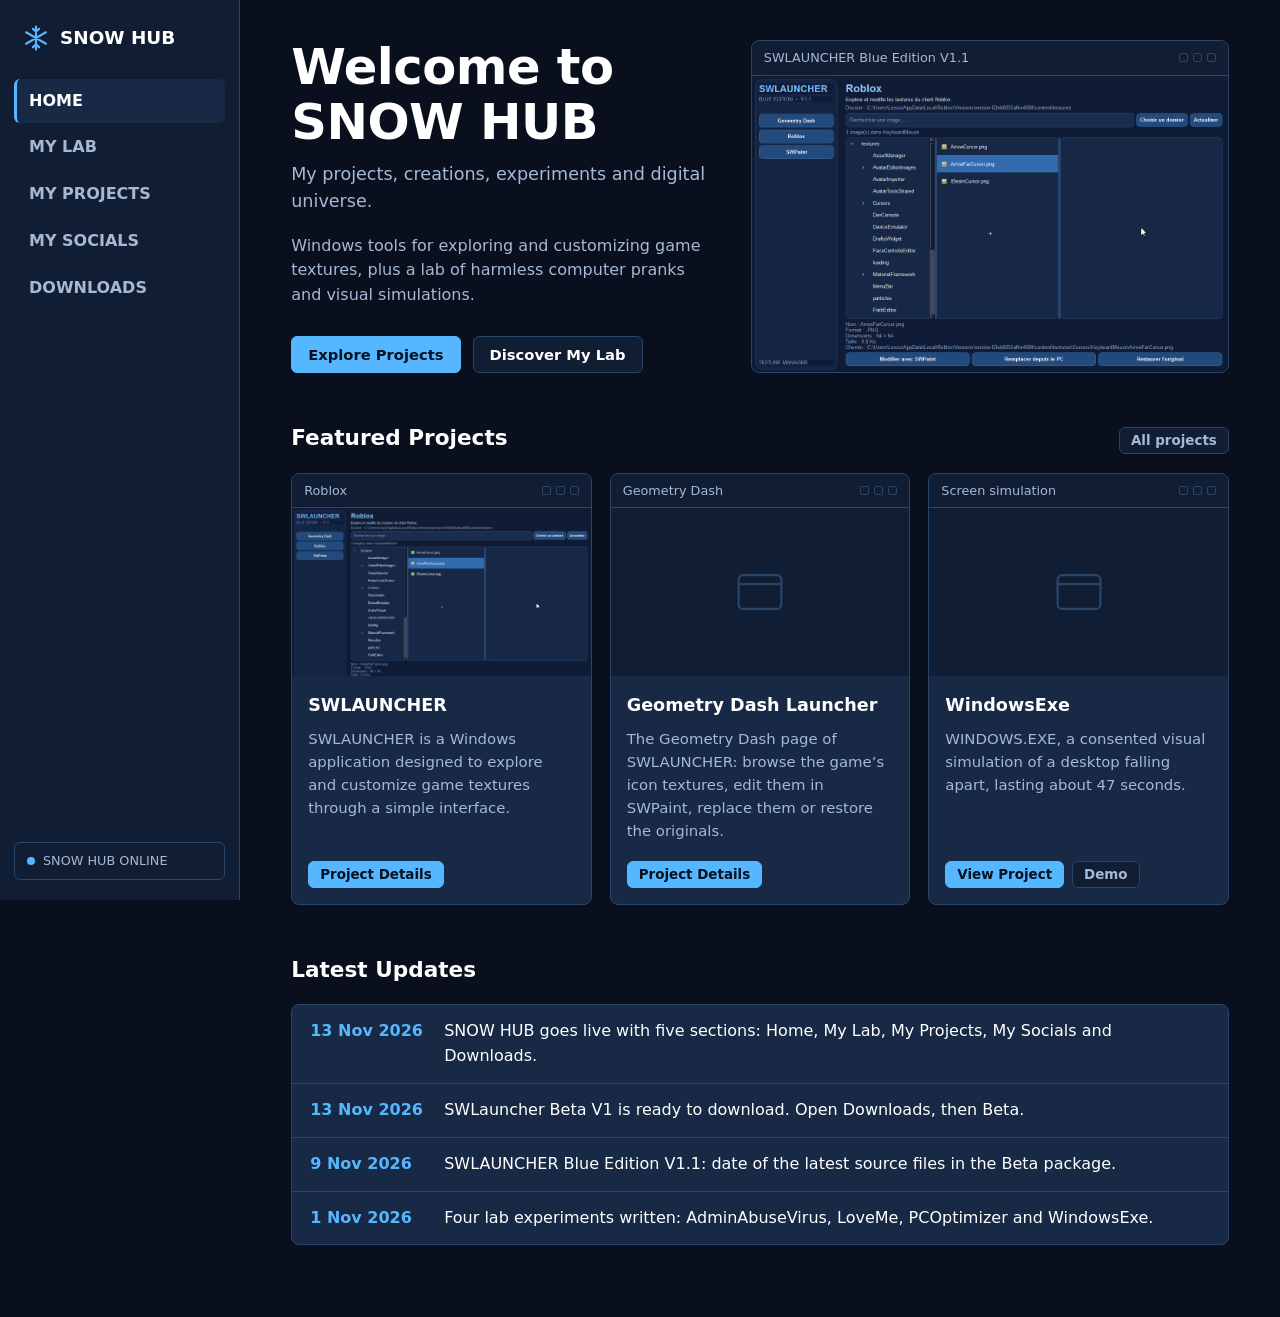
<file: index.html>
<!DOCTYPE html>
<html lang="en">
<head>
<meta charset="utf-8">
<meta name="viewport" content="width=device-width, initial-scale=1">
<title>SNOW HUB</title>
<meta name="description" content="My projects, creations, experiments and digital universe.">
<link rel="icon" href="assets/icons/favicon.svg" type="image/svg+xml">
<link rel="stylesheet" href="css/style.css">
</head>
<body data-root="" data-section="home" data-page="home">
<div class="shell">
<main class="main" id="main">
<div class="hero">
<div>
<h1>Welcome to SNOW HUB</h1>
<p class="lead">My projects, creations, experiments and digital universe.</p>
<p class="intro">Windows tools for exploring and customizing game textures, plus a lab of harmless computer pranks and visual simulations.</p>
<div class="hero-btns">
<a class="btn primary" href="pages/projects.html">Explore Projects</a>
<a class="btn" href="pages/lab.html">Discover My Lab</a>
</div>
</div>
<div class="win"><div class="tb"><span>SWLAUNCHER Blue Edition V1.1</span><span aria-hidden="true"><i></i><i></i><i></i></span></div>
<img class="shot" src="assets/images/swlauncher.png" alt="SWLAUNCHER showing the Roblox texture browser" width="1240" height="772"></div>
</div>
<section aria-labelledby="f"><div class="sec-head"><h2 id="f">Featured Projects</h2><a class="btn small" href="pages/projects.html">All projects</a></div>
<div class="grid" id="featured"></div></section>
<section aria-labelledby="u"><div class="sec-head"><h2 id="u">Latest Updates</h2></div>
<ul class="updates" id="updates"></ul></section>
</main>
</div>
<script src="js/data.js"></script>
<script src="js/main.js"></script>
<script src="js/demos.js"></script>
</body>
</html>
</file>
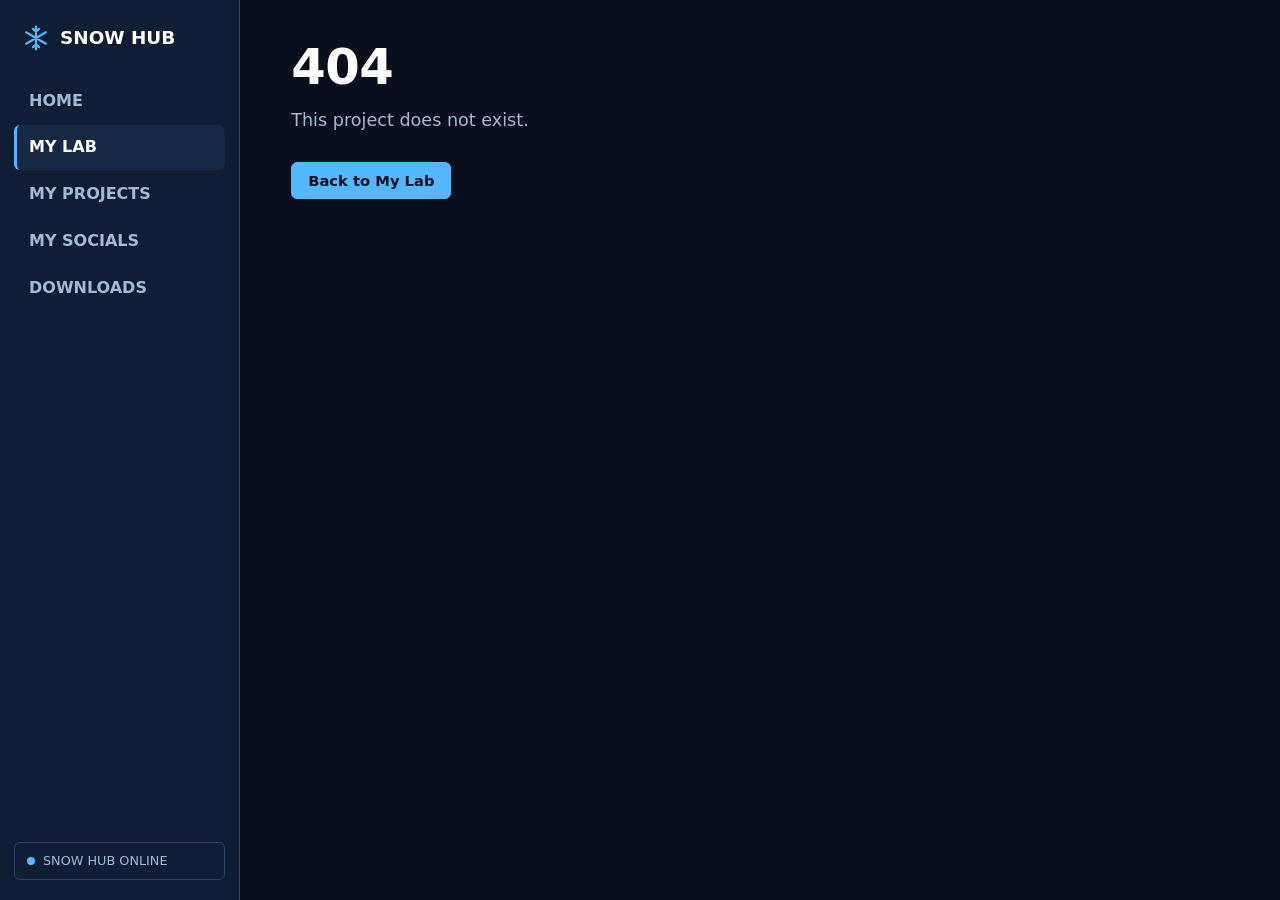
<file: pages/detail.html>
<!DOCTYPE html>
<html lang="en">
<head>
<meta charset="utf-8">
<meta name="viewport" content="width=device-width, initial-scale=1">
<title>Project - SNOW HUB</title>
<meta name="description" content="Project details.">
<link rel="icon" href="../assets/icons/favicon.svg" type="image/svg+xml">
<link rel="stylesheet" href="../css/style.css">
</head>
<body data-root="../" data-section="auto" data-page="detail">
<div class="shell">
<main class="main" id="main">
<p class="lead">Loading...</p>
</main>
</div>
<script src="../js/data.js"></script>
<script src="../js/main.js"></script>
<script src="../js/demos.js"></script>
<script src="../js/projects.js"></script>
</body>
</html>
</file>
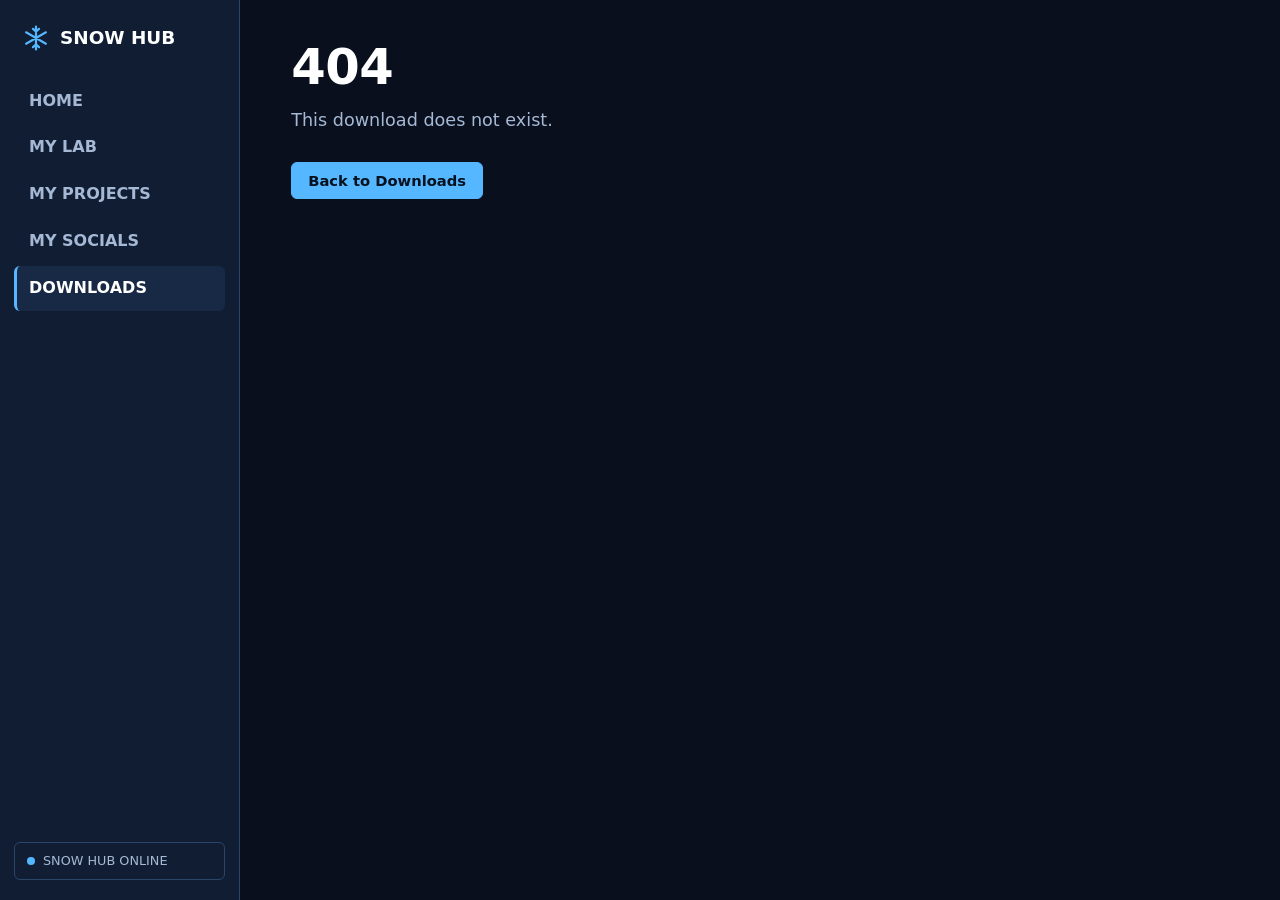
<file: pages/download.html>
<!DOCTYPE html>
<html lang="en">
<head>
<meta charset="utf-8">
<meta name="viewport" content="width=device-width, initial-scale=1">
<title>Download - SNOW HUB</title>
<meta name="description" content="Download details.">
<link rel="icon" href="../assets/icons/favicon.svg" type="image/svg+xml">
<link rel="stylesheet" href="../css/style.css">
</head>
<body data-root="../" data-section="downloads" data-page="download">
<div class="shell">
<main class="main" id="main">
<p class="lead">Loading...</p>
</main>
</div>
<script src="../js/data.js"></script>
<script src="../js/main.js"></script>
<script src="../js/downloads.js"></script>
</body>
</html>
</file>
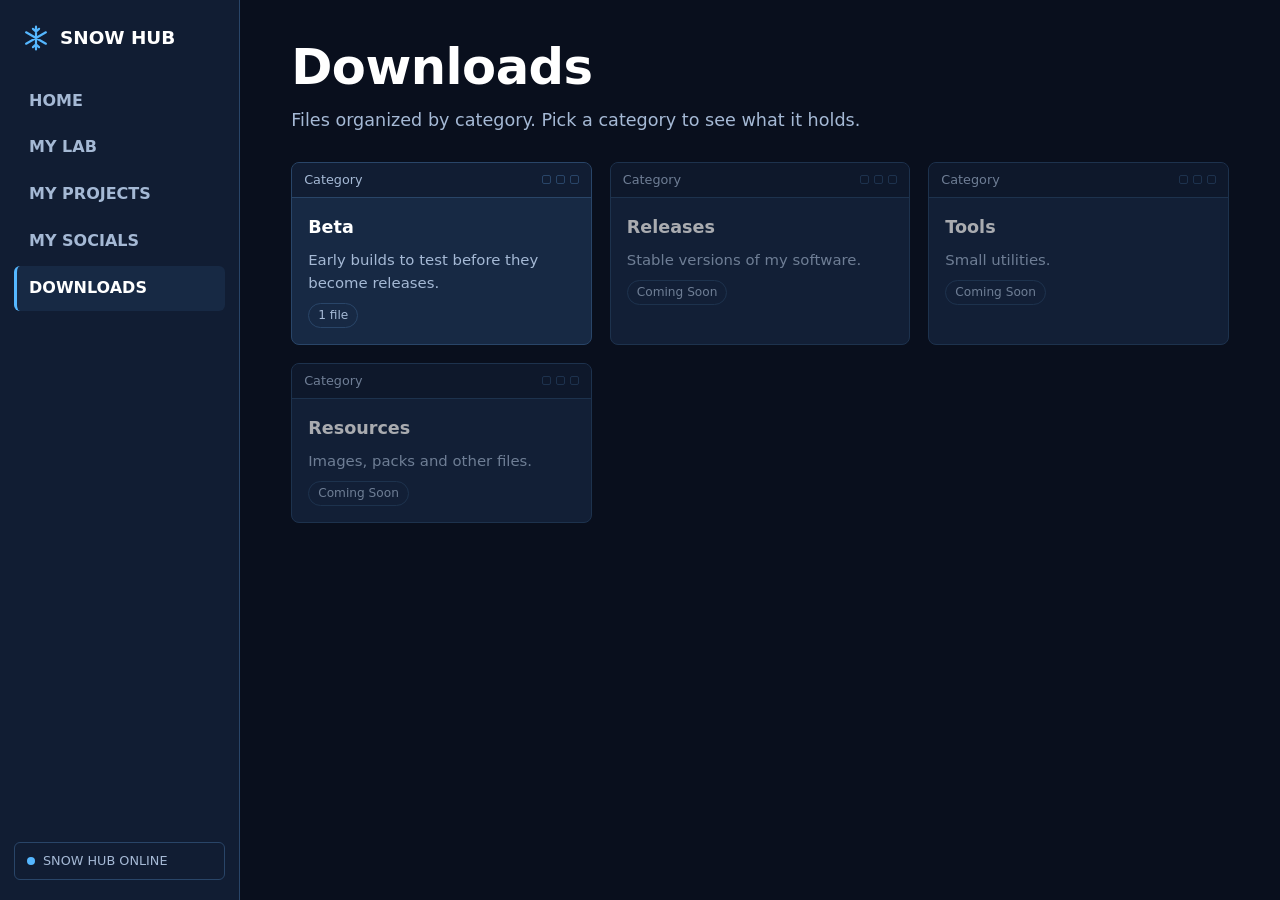
<file: pages/downloads.html>
<!DOCTYPE html>
<html lang="en">
<head>
<meta charset="utf-8">
<meta name="viewport" content="width=device-width, initial-scale=1">
<title>Downloads - SNOW HUB</title>
<meta name="description" content="Download library: Beta, Releases, Tools and Resources.">
<link rel="icon" href="../assets/icons/favicon.svg" type="image/svg+xml">
<link rel="stylesheet" href="../css/style.css">
</head>
<body data-root="../" data-section="downloads" data-page="downloads">
<div class="shell">
<main class="main" id="main">
<h1>Downloads</h1>
<p class="lead">Files organized by category. Pick a category to see what it holds.</p>
<div id="content" style="margin-top:28px"></div>
</main>
</div>
<script src="../js/data.js"></script>
<script src="../js/main.js"></script>
<script src="../js/downloads.js"></script>
</body>
</html>
</file>
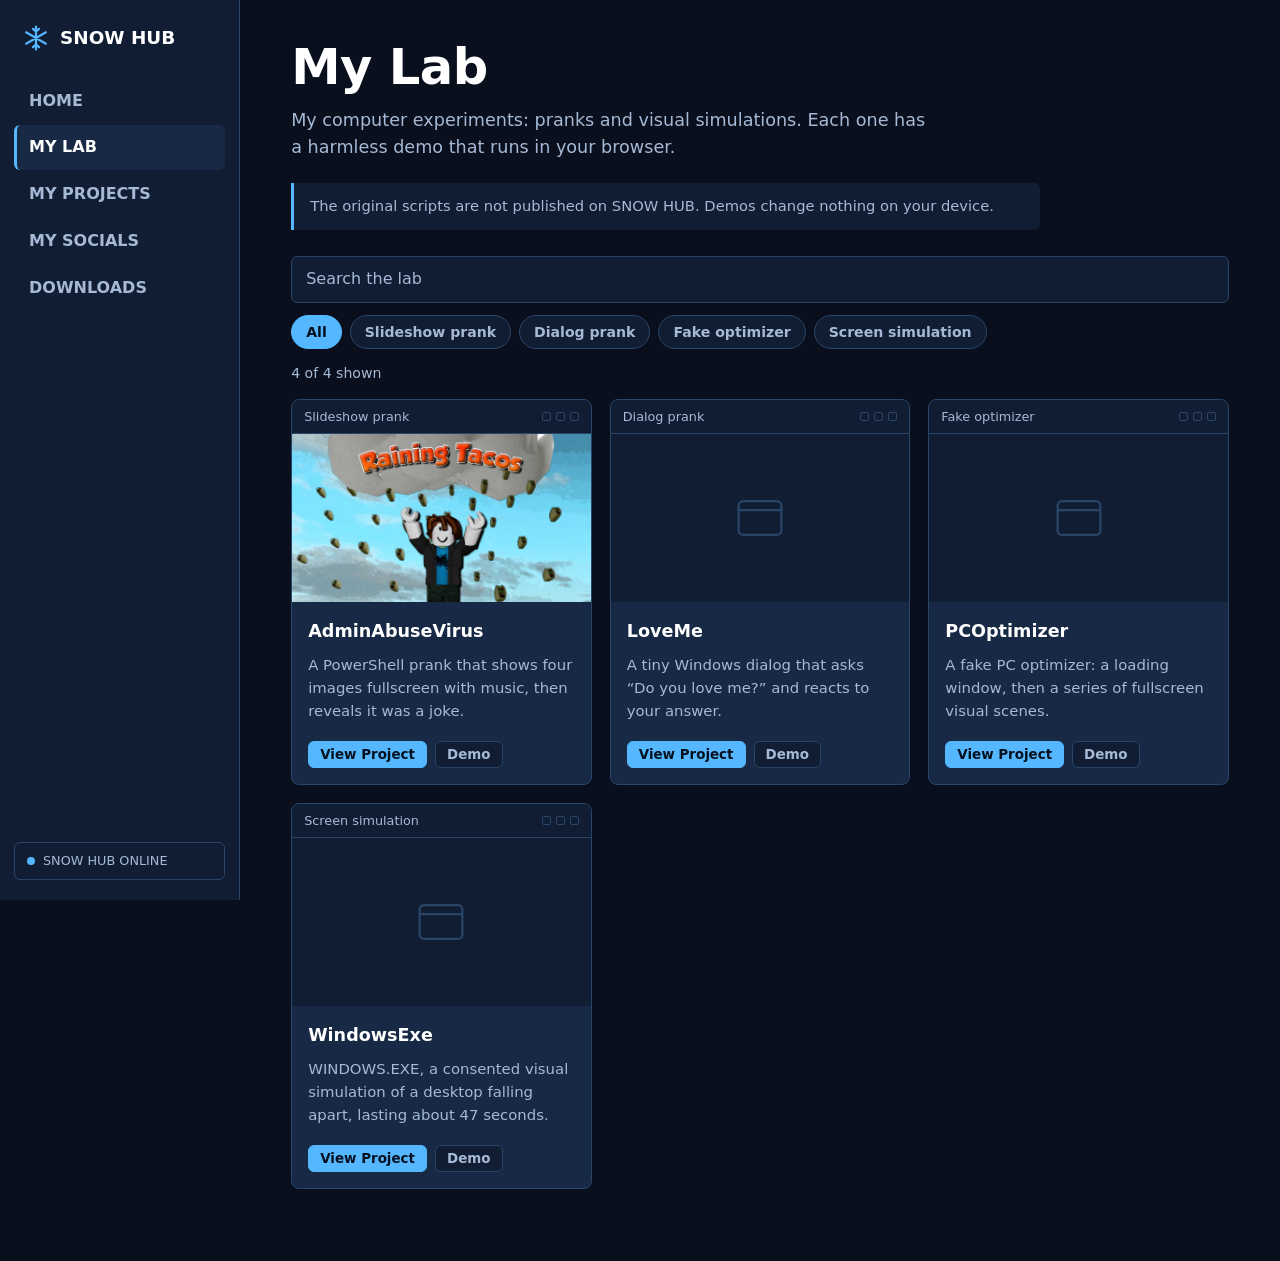
<file: pages/lab.html>
<!DOCTYPE html>
<html lang="en">
<head>
<meta charset="utf-8">
<meta name="viewport" content="width=device-width, initial-scale=1">
<title>My Lab - SNOW HUB</title>
<meta name="description" content="Computer experiments: harmless pranks and visual simulations.">
<link rel="icon" href="../assets/icons/favicon.svg" type="image/svg+xml">
<link rel="stylesheet" href="../css/style.css">
</head>
<body data-root="../" data-section="lab" data-page="lab">
<div class="shell">
<main class="main" id="main">
<h1>My Lab</h1>
<p class="lead">My computer experiments: pranks and visual simulations. Each one has a harmless demo that runs in your browser.</p>
<p class="note">The original scripts are not published on SNOW HUB. Demos change nothing on your device.</p>
<div class="tools"><input class="search" id="q" type="search" placeholder="Search the lab" aria-label="Search the lab"><div class="chips" id="chips" aria-label="Filter by category"></div></div>
<p class="count" id="count" aria-live="polite"></p>
<div class="grid" id="grid"></div>
</main>
</div>
<script src="../js/data.js"></script>
<script src="../js/main.js"></script>
<script src="../js/demos.js"></script>
<script src="../js/projects.js"></script>
</body>
</html>
</file>
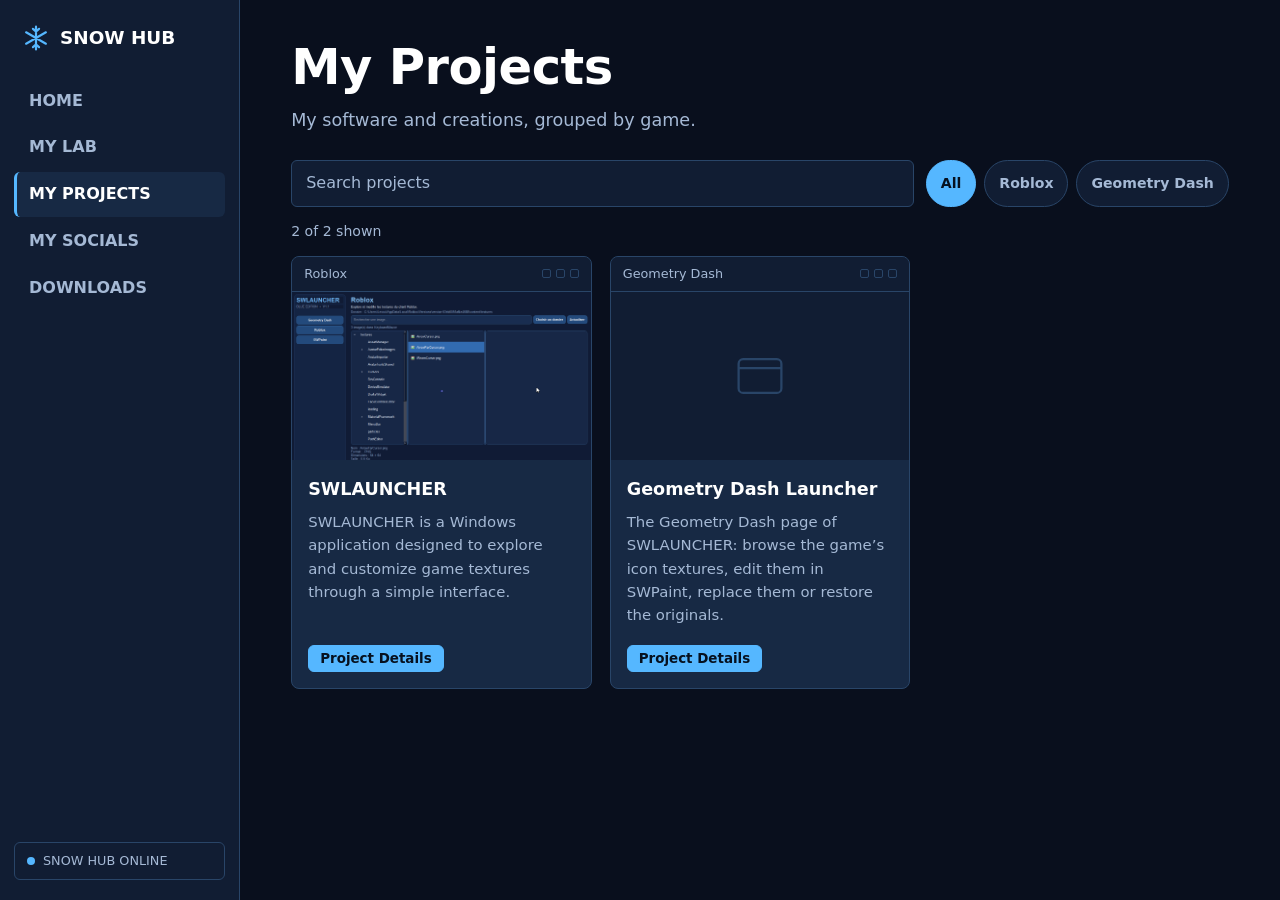
<file: pages/projects.html>
<!DOCTYPE html>
<html lang="en">
<head>
<meta charset="utf-8">
<meta name="viewport" content="width=device-width, initial-scale=1">
<title>My Projects - SNOW HUB</title>
<meta name="description" content="Software and creations by SNOW HUB.">
<link rel="icon" href="../assets/icons/favicon.svg" type="image/svg+xml">
<link rel="stylesheet" href="../css/style.css">
</head>
<body data-root="../" data-section="projects" data-page="projects">
<div class="shell">
<main class="main" id="main">
<h1>My Projects</h1>
<p class="lead">My software and creations, grouped by game.</p>
<div class="tools"><input class="search" id="q" type="search" placeholder="Search projects" aria-label="Search projects"><div class="chips" id="chips" aria-label="Filter by game"></div></div>
<p class="count" id="count" aria-live="polite"></p>
<div class="grid" id="grid"></div>
</main>
</div>
<script src="../js/data.js"></script>
<script src="../js/main.js"></script>
<script src="../js/demos.js"></script>
<script src="../js/projects.js"></script>
</body>
</html>
</file>
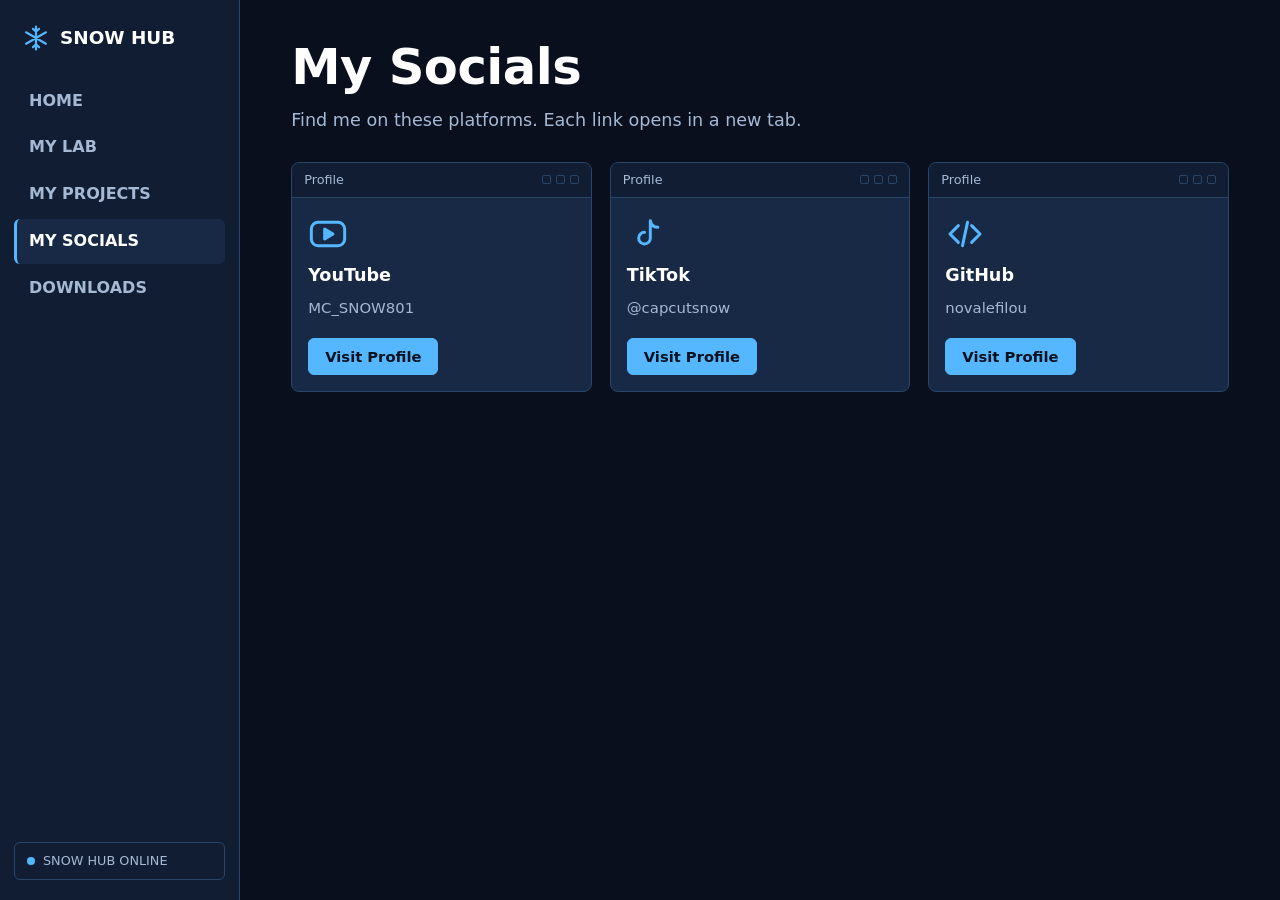
<file: pages/socials.html>
<!DOCTYPE html>
<html lang="en">
<head>
<meta charset="utf-8">
<meta name="viewport" content="width=device-width, initial-scale=1">
<title>My Socials - SNOW HUB</title>
<meta name="description" content="YouTube, TikTok and GitHub profiles.">
<link rel="icon" href="../assets/icons/favicon.svg" type="image/svg+xml">
<link rel="stylesheet" href="../css/style.css">
</head>
<body data-root="../" data-section="socials" data-page="socials">
<div class="shell">
<main class="main" id="main">
<h1>My Socials</h1>
<p class="lead">Find me on these platforms. Each link opens in a new tab.</p>
<div class="grid" style="margin-top:28px">
<article class="card social"><div class="tb"><span>Profile</span><span aria-hidden="true"><i></i><i></i><i></i></span></div><div class="card-body"><svg class="ic" viewBox="0 0 24 24" fill="none" stroke="currentColor" stroke-width="1.8" stroke-linejoin="round" aria-hidden="true"><rect x="2" y="5" width="20" height="14" rx="4"/><path d="M10 9l5 3-5 3z" fill="currentColor"/></svg><h3>YouTube</h3><p>MC_SNOW801</p><div class="actions"><a class="btn primary" href="https://www.youtube.com/@MC_SNOW801" target="_blank" rel="noopener noreferrer">Visit Profile</a></div></div></article>
<article class="card social"><div class="tb"><span>Profile</span><span aria-hidden="true"><i></i><i></i><i></i></span></div><div class="card-body"><svg class="ic" viewBox="0 0 24 24" fill="none" stroke="currentColor" stroke-width="1.8" stroke-linecap="round" stroke-linejoin="round" aria-hidden="true"><path d="M14 4v10.5a3.5 3.5 0 1 1-3.5-3.5M14 4c.4 2.3 2 3.8 4.5 4"/></svg><h3>TikTok</h3><p>@capcutsnow</p><div class="actions"><a class="btn primary" href="https://www.tiktok.com/@capcutsnow?is_from_webapp=1" target="_blank" rel="noopener noreferrer">Visit Profile</a></div></div></article>
<article class="card social"><div class="tb"><span>Profile</span><span aria-hidden="true"><i></i><i></i><i></i></span></div><div class="card-body"><svg class="ic" viewBox="0 0 24 24" fill="none" stroke="currentColor" stroke-width="1.8" stroke-linecap="round" stroke-linejoin="round" aria-hidden="true"><path d="M8 7l-5 5 5 5M16 7l5 5-5 5M13.5 5l-3 14"/></svg><h3>GitHub</h3><p>novalefilou</p><div class="actions"><a class="btn primary" href="https://github.com/novalefilou" target="_blank" rel="noopener noreferrer">Visit Profile</a></div></div></article>
</div>
</main>
</div>
<script src="../js/data.js"></script>
<script src="../js/main.js"></script>
</body>
</html>
</file>
<file: css/style.css>
/* SNOW HUB - one stylesheet: base, components, animations, responsive rules. */
:root{--bg:#090F1D;--bg2:#111D33;--card:#172944;--blue:#55B7FF;--text:#fff;--muted:#A5B9D5;--border:#294568;--r:8px;
--font:"Segoe UI",system-ui,-apple-system,Roboto,"Helvetica Neue",Arial,sans-serif}
*{box-sizing:border-box;margin:0}
html{scroll-behavior:smooth}
body{background:var(--bg);color:var(--text);font:16px/1.55 var(--font);min-height:100vh}
a{color:inherit;text-decoration:none}
img{max-width:100%;display:block}
:focus-visible{outline:2px solid var(--blue);outline-offset:2px}
h1{font-size:clamp(2rem,4.5vw,3.1rem);line-height:1.1;font-weight:700;letter-spacing:-.01em}
h2{font-size:1.35rem;margin-bottom:14px}
h3{font-size:1.1rem}
.lead{color:var(--muted);font-size:1.1rem;max-width:58ch;margin-top:12px}

/* Layout: sidebar like a file-explorer pane + content */
.shell{display:grid;grid-template-columns:240px minmax(0,1fr);min-height:100vh}
.side{position:sticky;top:0;height:100vh;background:var(--bg2);border-right:1px solid var(--border);padding:20px 14px;display:flex;flex-direction:column;gap:22px;z-index:30}
.top,.scrim{display:none}
.brand{display:flex;align-items:center;gap:10px;font-weight:700;font-size:1.15rem;padding:4px 8px}
.brand svg{width:28px;height:28px;color:var(--blue)}
.nav{display:flex;flex-direction:column;gap:2px}
.nav a{padding:10px 12px;border-radius:6px;border-left:3px solid transparent;color:var(--muted);font-weight:600;transition:background .15s,color .15s}
.nav a:hover{background:var(--card);color:var(--text)}
.nav a[aria-current=page]{background:var(--card);color:var(--text);border-left-color:var(--blue)}
.status{margin-top:auto;display:flex;align-items:center;gap:8px;padding:8px 12px;border:1px solid var(--border);border-radius:6px;font-size:.8rem;color:var(--muted)}
.dot{width:8px;height:8px;border-radius:50%;background:var(--blue);animation:pulse 2.4s ease-in-out infinite}
.status.off .dot{background:var(--muted);animation:none}
.main{padding:40px clamp(20px,4vw,56px) 72px;width:100%;max-width:1180px;animation:fadein .3s both}
.main.leaving{opacity:0;transition:opacity .15s}
section{margin-top:48px}
.sec-head{display:flex;justify-content:space-between;align-items:baseline;gap:12px;margin-bottom:18px}
.sec-head h2{margin:0}

/* Buttons */
.btn{display:inline-flex;align-items:center;justify-content:center;gap:8px;padding:9px 16px;border-radius:6px;border:1px solid var(--border);background:var(--bg2);color:var(--text);font:600 .92rem var(--font);cursor:pointer;transition:border-color .15s,background .15s,transform .1s}
.btn:hover{border-color:var(--blue)}
.btn:active{transform:translateY(1px)}
.btn.primary{background:var(--blue);border-color:var(--blue);color:#06111f}
.btn.primary:hover{background:#7cc8ff;border-color:#7cc8ff}
.btn.small{padding:5px 11px;font-size:.84rem}

/* Window-style cards: every card is a small app window with a title bar */
.grid{display:grid;grid-template-columns:repeat(auto-fill,minmax(270px,1fr));gap:18px}
.card,.win{position:relative;display:flex;flex-direction:column;background:var(--card);border:1px solid var(--border);border-radius:var(--r);overflow:hidden}
.card{transition:transform .18s,border-color .18s}
.card:not(.off):hover{transform:translateY(-3px);border-color:var(--blue)}
.card.off{opacity:.65}
.tb{display:flex;justify-content:space-between;align-items:center;padding:7px 12px;background:var(--bg2);border-bottom:1px solid var(--border);font-size:.8rem;color:var(--muted)}
.tb i{display:inline-block;width:9px;height:9px;margin-left:5px;border:1px solid var(--border);border-radius:2px}
.shot{width:100%;height:auto;aspect-ratio:16/9;object-fit:cover;object-position:top;background:var(--bg2)}
.ph{display:grid;place-items:center;color:var(--border)}
.ph svg{width:54px;height:54px}
.win .shot{aspect-ratio:auto;object-fit:contain}
.card-body{display:flex;flex-direction:column;gap:8px;padding:16px;flex:1}
.card p{color:var(--muted);font-size:.93rem}
.tags{display:flex;flex-wrap:wrap;gap:6px}
.tag{font-size:.76rem;padding:2px 9px;border:1px solid var(--border);border-radius:99px;color:var(--muted)}
.actions{display:flex;flex-wrap:wrap;gap:8px;margin-top:auto;padding-top:10px}
.actions .btn{position:relative;z-index:1}
.stretch::after{content:"";position:absolute;inset:0}

/* Search + filters */
.tools{display:flex;flex-wrap:wrap;gap:12px;margin:26px 0 14px}
.search{flex:1 1 240px;padding:10px 14px;background:var(--bg2);border:1px solid var(--border);border-radius:6px;color:var(--text);font:inherit}
.search::placeholder{color:var(--muted)}
.chips{display:flex;flex-wrap:wrap;gap:8px}
.chip{padding:8px 14px;border-radius:99px;border:1px solid var(--border);background:var(--bg2);color:var(--muted);font:600 .88rem var(--font);cursor:pointer;transition:all .15s}
.chip:hover{color:var(--text);border-color:var(--blue)}
.chip[aria-pressed=true]{background:var(--blue);border-color:var(--blue);color:#06111f}
.count{color:var(--muted);font-size:.88rem;margin-bottom:14px}
.empty{grid-column:1/-1;padding:28px;border:1px dashed var(--border);border-radius:var(--r);color:var(--muted)}

/* Home */
.hero{display:grid;grid-template-columns:minmax(0,1fr) minmax(0,1.15fr);gap:44px;align-items:center}
.hero-btns{display:flex;flex-wrap:wrap;gap:12px;margin-top:28px}
.intro{color:var(--muted);max-width:56ch;margin-top:18px}
.updates{list-style:none;padding:0;background:var(--card);border:1px solid var(--border);border-radius:var(--r)}
.updates li{display:grid;grid-template-columns:120px 1fr;gap:14px;padding:14px 18px;border-bottom:1px solid var(--border)}
.updates li:last-child{border:0}
.updates .date{color:var(--blue);font-weight:600}

/* Detail pages */
.crumbs{color:var(--muted);font-size:.9rem;margin-bottom:14px}
.crumbs a{color:var(--blue)}.crumbs a:hover{text-decoration:underline}
.detail{display:grid;grid-template-columns:minmax(0,1.3fr) minmax(0,1fr);gap:26px;margin-top:28px;align-items:start}
.meta{display:grid;grid-template-columns:auto 1fr;gap:8px 16px;font-size:.92rem}
.meta dt{color:var(--muted)}.meta dd{margin:0;font-weight:600;min-width:0;overflow-wrap:anywhere}
.feat{list-style:none;padding:0;display:grid;gap:8px;max-width:80ch}
.feat li{padding:10px 14px;background:var(--card);border:1px solid var(--border);border-radius:6px}
.note{margin:22px 0 0;padding:12px 16px;border-left:3px solid var(--blue);background:var(--bg2);border-radius:0 6px 6px 0;color:var(--muted);font-size:.92rem;max-width:80ch}
code{background:var(--bg2);padding:2px 6px;border-radius:4px;font-size:.8rem;overflow-wrap:anywhere}
.social .ic{width:40px;height:40px;color:var(--blue)}

/* Demo dialog */
dialog.demo{margin:auto;width:min(720px,94vw);padding:0;background:var(--bg2);color:var(--text);border:1px solid var(--border);border-radius:var(--r)}
dialog::backdrop{background:rgba(9,15,29,.82)}
.demo-bar{display:flex;justify-content:space-between;align-items:center;padding:8px 12px;border-bottom:1px solid var(--border)}
.demo-screen{position:relative;min-height:330px;display:flex;flex-direction:column;align-items:center;justify-content:center;gap:14px;padding:24px;text-align:center;overflow:hidden}
.demo-screen.black{background:#000}
.demo-screen.blue{background:#0a4fa8}
.demo-screen.code{background:#000;color:#38d66b;font:13px/1.45 Consolas,monospace;align-items:flex-start;text-align:left}
.demo-screen img{max-height:280px;border-radius:6px}
.demo-note{padding:10px 14px;border-top:1px solid var(--border);color:var(--muted);font-size:.82rem}
.small{font-size:.82rem;color:var(--muted)}
.dlg{width:min(380px,100%);background:#f0f0f0;color:#111;border:1px solid #888;border-radius:4px;text-align:left}
.dlg b{display:block;padding:6px 10px;background:#fff;font-size:.85rem}
.dlg div{padding:18px 14px}
.dlg .row{display:flex;justify-content:flex-end;gap:8px;padding:10px;background:#e3e3e3}
.bar{width:min(360px,100%);height:10px;border:1px solid var(--border);border-radius:99px;overflow:hidden}
.bar i{display:block;height:100%;width:0;background:var(--blue);animation:fill linear forwards}
.blocks{display:grid;grid-template-columns:repeat(10,1fr);width:100%}
.blocks i{aspect-ratio:1;background:var(--card);animation:fall 2s ease-in forwards}
.alert{padding:6px 12px;border:1px solid var(--border);border-radius:6px;background:var(--card);animation:fadein .25s both}

@keyframes fadein{from{opacity:0;transform:translateY(6px)}to{opacity:1;transform:none}}
@keyframes pulse{50%{box-shadow:0 0 0 5px rgba(85,183,255,.18)}}
@keyframes fill{to{width:100%}}
@keyframes fall{to{opacity:0;transform:translateY(60px) rotate(12deg)}}

/* Responsive: tablet and mobile */
@media (max-width:860px){
 .shell{grid-template-columns:1fr}
 .top{display:flex;position:sticky;top:0;z-index:20;align-items:center;justify-content:space-between;padding:8px 16px;background:var(--bg2);border-bottom:1px solid var(--border)}
 .side{position:fixed;inset:0 auto 0 0;width:260px;transform:translateX(-100%);transition:transform .2s}
 .side.open{transform:none}
 .scrim.show{display:block;position:fixed;inset:0;background:rgba(9,15,29,.7);z-index:25}
 .hero,.detail{grid-template-columns:1fr}
 .updates li{grid-template-columns:1fr;gap:2px}
 .main{padding-top:28px}
}
@media (prefers-reduced-motion:reduce){*{animation-duration:.01ms!important;animation-iteration-count:1!important;transition-duration:.01ms!important;scroll-behavior:auto!important}}
</file>
